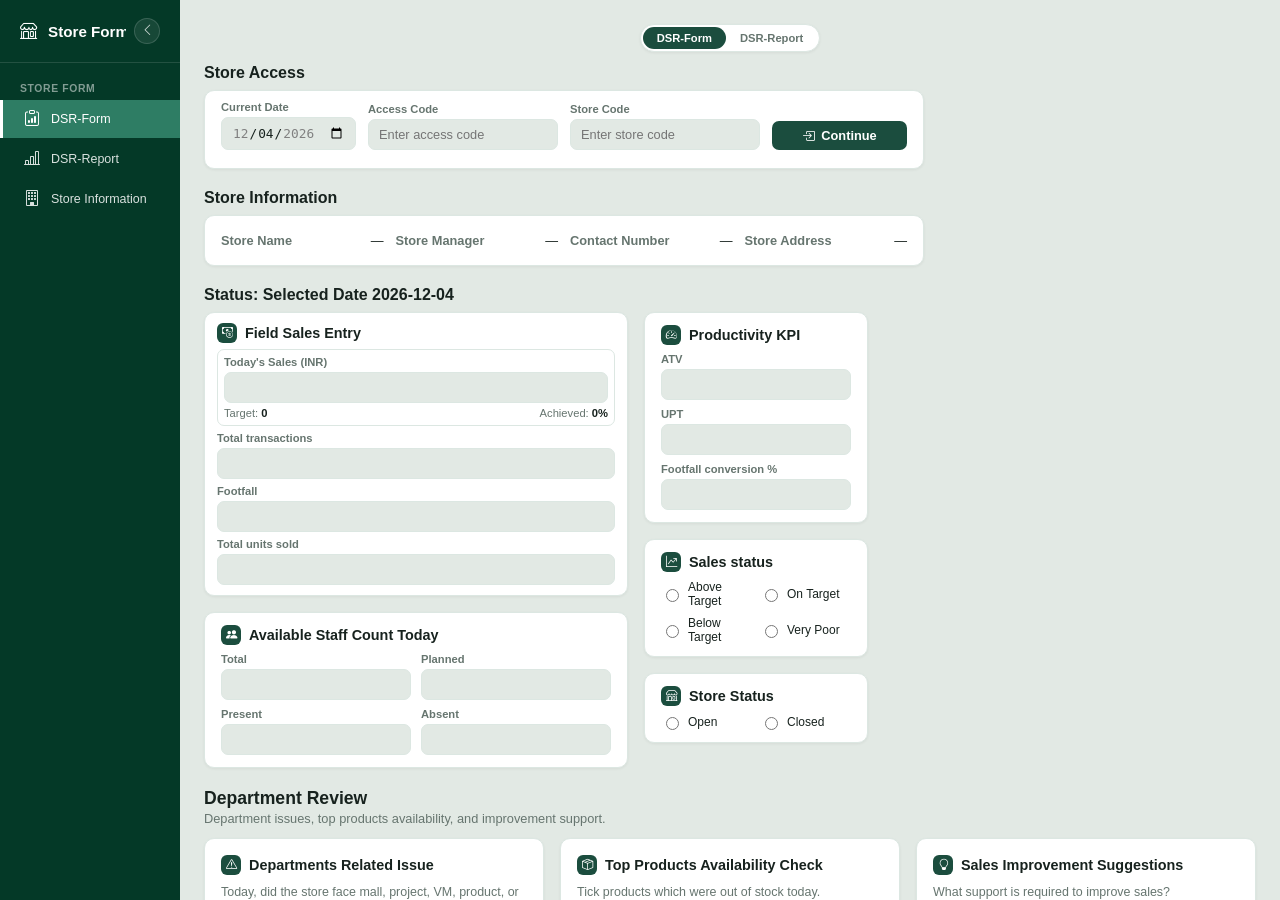
<file: index.html>
<!doctype html>
<html lang="en">
  <head>
    <meta charset="UTF-8">
    <meta name="viewport" content="width=device-width, initial-scale=1.0">
    <title>Store Form</title>
    <link rel="stylesheet" href="https://cdn.jsdelivr.net/npm/bootstrap-icons@1.11.3/font/bootstrap-icons.css">
    <link rel="stylesheet" href="styles.css">
  </head>
  <body>
    <div class="app-shell">
      <div class="sidebar-backdrop" id="sidebarBackdrop"></div>

      <aside class="app-sidebar" id="appSidebar">
        <div class="sidebar-brand">
          <span class="sidebar-brand-mark">
            <i class="bi bi-shop"></i>
            <span class="sidebar-brand-text">Store Form</span>
          </span>
          <button type="button" class="sidebar-collapse-btn" id="sidebarCollapseToggle" aria-label="Collapse sidebar" title="Collapse sidebar">
            <i class="bi bi-chevron-left"></i>
          </button>
        </div>

        <nav class="sidebar-nav">
          <p class="sidebar-section-title">Store Form</p>
          <a href="#" class="nav-link active" data-page="dsr-form">
            <i class="bi bi-clipboard-data"></i>
            <span class="nav-link-text">DSR-Form</span>
          </a>
          <a href="#" class="nav-link" data-page="dsr-report">
            <i class="bi bi-bar-chart-line"></i>
            <span class="nav-link-text">DSR-Report</span>
          </a>
          <a href="#" class="nav-link" data-page="store-information">
            <i class="bi bi-building"></i>
            <span class="nav-link-text">Store Information</span>
          </a>
        </nav>
      </aside>

      <div class="main-area">
        <button type="button" class="sidebar-toggle-btn" id="sidebarToggle" aria-label="Toggle menu">
          <i class="bi bi-list"></i>
        </button>

        <main class="app-main">
          <div class="view-toggle">
            <button type="button" class="view-toggle-option active" data-page="dsr-form">DSR-Form</button>
            <button type="button" class="view-toggle-option" data-page="dsr-report">DSR-Report</button>
          </div>

          <section id="dsr-form" class="page active">
            <div class="placeholder-page">
              <div class="placeholder-page-header">
                <h2 class="placeholder-page-title">Store Access</h2>
              </div>
              <form class="form-card" id="storeAccessForm">
                <div class="form-group">
                  <label for="currentDate">Current Date</label>
                  <input type="date" id="currentDate" name="currentDate" class="form-input">
                </div>
                <div class="form-group">
                  <label for="accessCode">Access Code</label>
                  <input type="text" id="accessCode" name="accessCode" class="form-input" placeholder="Enter access code" autocomplete="off" required>
                </div>
                <div class="form-group">
                  <label for="storeCode">Store Code</label>
                  <input type="text" id="storeCode" name="storeCode" class="form-input" placeholder="Enter store code" autocomplete="off" required>
                </div>
                <button type="submit" class="form-submit-btn">
                  <i class="bi bi-box-arrow-in-right"></i>
                  <span>Continue</span>
                </button>
                <p id="storeAccessMessage" class="form-message"></p>
              </form>
            </div>

            <div class="placeholder-page">
              <div class="placeholder-page-header">
                <h2 class="placeholder-page-title">Store Information</h2>
              </div>
              <div class="form-card" id="storeInformationForm">
                <div class="info-row">
                  <span class="info-key">Store Name</span>
                  <span class="info-value" id="storeName">—</span>
                </div>
                <div class="info-row">
                  <span class="info-key">Store Manager</span>
                  <span class="info-value" id="storeManager">—</span>
                </div>
                <div class="info-row">
                  <span class="info-key">Contact Number</span>
                  <span class="info-value" id="storeContact">—</span>
                </div>
                <div class="info-row">
                  <span class="info-key">Store Address</span>
                  <span class="info-value" id="storeAddress">—</span>
                </div>
              </div>
            </div>

            <div class="placeholder-page">
              <div class="placeholder-page-header">
                <h2 class="placeholder-page-title">Status: Selected Date <span id="statusSelectedDate">—</span></h2>
              </div>

              <div class="status-columns">
                <div class="status-card-left">
                  <div class="kpi-layout">
                    <div class="panel-column">
                      <article class="panel compact-card">
                        <h3><span class="icon small"><i class="bi bi-cash-coin"></i></span> Field Sales Entry</h3>
                        <label class="target-box">
                          Today's Sales (INR)
                          <input id="todaySales" name="todaySales" type="text" inputmode="decimal" autocomplete="off" required>
                          <span class="target-achieve-row">
                            <span>Target: <strong id="targetView">0</strong></span>
                            <span>Achieved: <strong id="achievementView">0%</strong></span>
                          </span>
                        </label>
                        <label>
                          Total transactions
                          <input id="totalTransactions" name="totalTransactions" type="number" min="0" step="1" required>
                        </label>
                        <label>
                          Footfall
                          <input id="footfall" name="footfall" type="number" min="0" step="1" required>
                        </label>
                        <label>
                          Total units sold
                          <input id="totalUnitsSold" name="totalUnitsSold" type="number" min="0" step="1" required>
                        </label>
                      </article>

                      <article class="panel compact compact-card">
                        <h3><span class="icon small"><i class="bi bi-people-fill"></i></span> Available Staff Count Today</h3>
                        <div class="field-grid">
                          <label>
                            Total
                            <input id="totalStaffCount" name="totalStaffCount" type="number" min="0" step="1">
                          </label>
                          <label>
                            Planned
                            <input id="plannedStaffCount" name="plannedStaffCount" type="number" min="0" step="1">
                          </label>
                          <label>
                            Present
                            <input id="presentStaffCount" name="presentStaffCount" type="number" min="0" step="1">
                          </label>
                          <label>
                            Absent
                            <input id="absentStaffCount" name="absentStaffCount" type="number" min="0" step="1">
                          </label>
                        </div>
                      </article>
                    </div>

                    <div class="panel-column">
                      <article class="panel compact">
                        <h3><span class="icon small"><i class="bi bi-speedometer2"></i></span> Productivity KPI</h3>
                        <label>
                          ATV
                          <input id="atv" type="text" readonly>
                        </label>
                        <label>
                          UPT
                          <input id="upt" type="text" readonly>
                        </label>
                        <label>
                          Footfall conversion %
                          <input id="footfallConversion" type="text" readonly>
                        </label>
                      </article>

                      <article class="panel compact">
                        <h3><span class="icon small"><i class="bi bi-graph-up-arrow"></i></span> Sales status</h3>
                        <div class="choice-grid" id="salesStatusGroup">
                          <label><input type="radio" name="salesStatus" value="Above Target" required> Above Target</label>
                          <label><input type="radio" name="salesStatus" value="On Target"> On Target</label>
                          <label><input type="radio" name="salesStatus" value="Below Target"> Below Target</label>
                          <label><input type="radio" name="salesStatus" value="Very Poor"> Very Poor</label>
                        </div>
                      </article>

                      <article class="panel compact">
                        <h3><span class="icon small"><i class="bi bi-shop"></i></span> Store Status</h3>
                        <div class="choice-grid" id="storeStatusGroup">
                          <label><input type="radio" name="storeStatus" value="Open" required> Open</label>
                          <label><input type="radio" name="storeStatus" value="Closed"> Closed</label>
                        </div>
                        <label id="storeClosedReasonField" class="hidden">
                          Reason for closure
                          <textarea id="storeClosedReason" name="storeClosedReason" rows="2" placeholder="Why was the store closed today?"></textarea>
                        </label>
                        <div class="panel-action-row hidden" id="storeStatusActionRow">
                          <button type="button" class="form-submit-btn panel-save-btn" id="storeStatusSaveBtn">
                            <i class="bi bi-check2-circle"></i>
                            <span>Save</span>
                          </button>
                        </div>
                      </article>
                    </div>
                  </div>
                </div>

                <div class="status-card-right hidden" id="statusCardRight">
                  <div class="right-card-columns">
                    <div class="panel-column">
                      <article class="panel compact hidden" id="reasonsIncreaseCard">
                        <h3><span class="icon small"><i class="bi bi-graph-up-arrow"></i></span> Reasons for Increase</h3>
                        <div class="check-list" data-list="reasonsForIncrease">
                          <label><input type="checkbox" name="reasonsForIncrease" value="High Footfall"> High Footfall</label>
                          <label><input type="checkbox" name="reasonsForIncrease" value="Festival Season"> Festival Season</label>
                          <label><input type="checkbox" name="reasonsForIncrease" value="Good Offers"> Good Offers</label>
                          <label><input type="checkbox" name="reasonsForIncrease" value="Repeat Customers"> Repeat Customers</label>
                          <label><input type="checkbox" name="reasonsForIncrease" value="New Product Launch"> New Product Launch</label>
                          <label><input type="checkbox" name="reasonsForIncrease" value="Strong Staff Performance"> Strong Staff Performance</label>
                          <label><input type="checkbox" name="reasonsForIncrease" value="Social Media Campaign"> Social Media Campaign</label>
                          <label><input type="checkbox" name="reasonsForIncrease" value="Mall Event"> Mall Event</label>
                          <label><input type="checkbox" name="reasonsForIncrease" value="Good Inventory"> Good Inventory</label>
                          <label><input type="checkbox" name="reasonsForIncrease" value="Better Visual Merchandising"> Better Visual Merchandising</label>
                          <label><input type="checkbox" name="reasonsForIncrease" value="Other"> Other</label>
                        </div>
                      </article>

                      <article class="panel compact hidden" id="reasonsDecreaseCard">
                        <h3><span class="icon small"><i class="bi bi-graph-down-arrow"></i></span> Reasons for Decrease</h3>
                        <div class="check-list" data-list="reasonsForDecrease">
                          <label><input type="checkbox" name="reasonsForDecrease" value="Low Walk-ins"> Low Walk-ins</label>
                          <label><input type="checkbox" name="reasonsForDecrease" value="OOS of Fast Moving Products"> OOS of Fast Moving Products</label>
                          <label><input type="checkbox" name="reasonsForDecrease" value="Insufficient Staff"> Insufficient Staff</label>
                          <label><input type="checkbox" name="reasonsForDecrease" value="Mall Low Footfall"> Mall Low Footfall</label>
                          <label><input type="checkbox" name="reasonsForDecrease" value="Competitor Offers"> Competitor Offers</label>
                          <label><input type="checkbox" name="reasonsForDecrease" value="High Discount Expectation"> High Discount Expectation</label>
                          <label><input type="checkbox" name="reasonsForDecrease" value="Product Pricing Concern"> Product Pricing Concern</label>
                          <label><input type="checkbox" name="reasonsForDecrease" value="Tester Not Available"> Tester Not Available</label>
                          <label><input type="checkbox" name="reasonsForDecrease" value="VM Display Weak"> VM Display Weak</label>
                          <label><input type="checkbox" name="reasonsForDecrease" value="AC / Environment Issue"> AC / Environment Issue</label>
                          <label><input type="checkbox" name="reasonsForDecrease" value="Customer Budget Concern"> Customer Budget Concern</label>
                          <label><input type="checkbox" name="reasonsForDecrease" value="Poor Conversion"> Poor Conversion</label>
                          <label><input type="checkbox" name="reasonsForDecrease" value="Product Not Available in Required Variant"> Product Not Available in Required Variant</label>
                          <label><input type="checkbox" name="reasonsForDecrease" value="Billing Delay"> Billing Delay</label>
                          <label><input type="checkbox" name="reasonsForDecrease" value="Internet / POS Issue"> Internet / POS Issue</label>
                          <label><input type="checkbox" name="reasonsForDecrease" value="Other"> Other</label>
                        </div>
                      </article>
                    </div>

                    <div class="panel-column">
                      <article class="panel compact">
                        <h3><span class="icon small"><i class="bi bi-clipboard-check"></i></span> Action Taken by Store Team</h3>
                        <div class="check-list" data-list="actionTakenByStoreTeam">
                          <label><input type="checkbox" name="actionTakenByStoreTeam" value="Customer Calling Done"> Customer Calling Done</label>
                          <label><input type="checkbox" name="actionTakenByStoreTeam" value="WhatsApp Outreach Done"> WhatsApp Outreach Done</label>
                          <label><input type="checkbox" name="actionTakenByStoreTeam" value="Clienteling Done"> Clienteling Done</label>
                          <label><input type="checkbox" name="actionTakenByStoreTeam" value="Sampling Activity Done"> Sampling Activity Done</label>
                          <label><input type="checkbox" name="actionTakenByStoreTeam" value="Cross Selling Focused"> Cross Selling Focused</label>
                          <label><input type="checkbox" name="actionTakenByStoreTeam" value="Add-on Selling Focused"> Add-on Selling Focused</label>
                          <label><input type="checkbox" name="actionTakenByStoreTeam" value="Local Marketing Done"> Local Marketing Done</label>
                          <label><input type="checkbox" name="actionTakenByStoreTeam" value="Repeat Customers Contacted"> Repeat Customers Contacted</label>
                          <label><input type="checkbox" name="actionTakenByStoreTeam" value="Team Briefing Conducted"> Team Briefing Conducted</label>
                          <label><input type="checkbox" name="actionTakenByStoreTeam" value="Escalation Shared to Concern Team"> Escalation Shared to Concern Team</label>
                          <label><input type="checkbox" name="actionTakenByStoreTeam" value="Other"> Other</label>
                        </div>
                      </article>
                    </div>
                  </div>
                </div>
              </div>
            </div>

            <section class="section">
              <div class="section-title">
                <div>
                  <h2>Department Review</h2>
                  <p>Department issues, top products availability, and improvement support.</p>
                </div>
              </div>

              <div class="department-layout">
                <article class="panel">
                  <h3><span class="icon small"><i class="bi bi-exclamation-triangle"></i></span> Departments Related Issue</h3>
                  <p>Today, did the store face mall, project, VM, product, or merchandise issues?</p>
                  <div class="accordion" id="departmentAccordion"></div>
                </article>

                <article class="panel">
                  <h3><span class="icon small"><i class="bi bi-box-seam"></i></span> Top Products Availability Check</h3>
                  <p>Tick products which were out of stock today.</p>
                  <div class="check-list product-list" data-list="outOfStockProducts">
                    <label><input type="checkbox" name="outOfStockProducts" value="Product 01"> Product 01</label>
                    <label><input type="checkbox" name="outOfStockProducts" value="Product 02"> Product 02</label>
                    <label><input type="checkbox" name="outOfStockProducts" value="Product 03"> Product 03</label>
                    <label><input type="checkbox" name="outOfStockProducts" value="Product 04"> Product 04</label>
                    <label><input type="checkbox" name="outOfStockProducts" value="Product 05"> Product 05</label>
                    <label><input type="checkbox" name="outOfStockProducts" value="Product 06"> Product 06</label>
                    <label><input type="checkbox" name="outOfStockProducts" value="Product 07"> Product 07</label>
                    <label><input type="checkbox" name="outOfStockProducts" value="Product 08"> Product 08</label>
                    <label><input type="checkbox" name="outOfStockProducts" value="Product 09"> Product 09</label>
                    <label><input type="checkbox" name="outOfStockProducts" value="Product 10"> Product 10</label>
                    <label><input type="checkbox" name="outOfStockProducts" value="Product 11"> Product 11</label>
                    <label><input type="checkbox" name="outOfStockProducts" value="Product 12"> Product 12</label>
                    <label><input type="checkbox" name="outOfStockProducts" value="Product 13"> Product 13</label>
                    <label><input type="checkbox" name="outOfStockProducts" value="Product 14"> Product 14</label>
                    <label><input type="checkbox" name="outOfStockProducts" value="Product 15"> Product 15</label>
                    <label><input type="checkbox" name="outOfStockProducts" value="Product 16"> Product 16</label>
                    <label><input type="checkbox" name="outOfStockProducts" value="Product 17"> Product 17</label>
                    <label><input type="checkbox" name="outOfStockProducts" value="Product 18"> Product 18</label>
                    <label><input type="checkbox" name="outOfStockProducts" value="Product 19"> Product 19</label>
                    <label><input type="checkbox" name="outOfStockProducts" value="Product 20"> Product 20</label>
                  </div>
                </article>

                <article class="panel">
                  <h3><span class="icon small"><i class="bi bi-lightbulb"></i></span> Sales Improvement Suggestions</h3>
                  <p>What support is required to improve sales?</p>
                  <div class="check-list limited-list" data-list="salesImprovementSuggestions">
                    <label><input type="checkbox" name="salesImprovementSuggestions" value="More Offers Required"> More Offers Required</label>
                    <label><input type="checkbox" name="salesImprovementSuggestions" value="Additional Staff Required"> Additional Staff Required</label>
                    <label><input type="checkbox" name="salesImprovementSuggestions" value="Better Product Availability"> Better Product Availability</label>
                    <label><input type="checkbox" name="salesImprovementSuggestions" value="Better VM Support"> Better VM Support</label>
                    <label><input type="checkbox" name="salesImprovementSuggestions" value="Mall Marketing Support"> Mall Marketing Support</label>
                    <label><input type="checkbox" name="salesImprovementSuggestions" value="Local Activity Required"> Local Activity Required</label>
                    <label><input type="checkbox" name="salesImprovementSuggestions" value="Influencer Activity Required"> Influencer Activity Required</label>
                    <label><input type="checkbox" name="salesImprovementSuggestions" value="Product Training Required"> Product Training Required</label>
                    <label><input type="checkbox" name="salesImprovementSuggestions" value="Tester Support Required"> Tester Support Required</label>
                    <label><input type="checkbox" name="salesImprovementSuggestions" value="Faster Replenishment Required"> Faster Replenishment Required</label>
                    <label><input type="checkbox" name="salesImprovementSuggestions" value="Better Customer Engagement Activity"> Better Customer Engagement Activity</label>
                    <label><input type="checkbox" name="salesImprovementSuggestions" value="Other"> Other</label>
                  </div>
                </article>
              </div>
            </section>

            <section class="section">
              <div class="section-title">
                <div>
                  <h2>Remark</h2>
                  <p>Any additional notes or comments for today.</p>
                </div>
              </div>

              <article class="panel">
                <label>
                  <textarea id="remark" name="remark" rows="4" placeholder="Enter any additional remarks..."></textarea>
                </label>
                <p class="field-hint" id="remarkWordCount">0 / 50 words</p>
              </article>
            </section>

            <div class="dsr-submit-row">
              <button type="button" class="form-submit-btn" id="dsrSubmitBtn">
                <i class="bi bi-check2-circle"></i>
                <span>Submit DSR</span>
              </button>
              <p id="dsrSubmitMessage" class="form-message"></p>
            </div>
          </section>

          <section id="dsr-report" class="page">
            <div class="placeholder-page">
              <div class="placeholder-page-header">
                <span class="placeholder-page-icon"><i class="bi bi-bar-chart-line"></i></span>
                <h2 class="placeholder-page-title">DSR-Report</h2>
              </div>
              <div class="placeholder-page-card">
                <i class="bi bi-hourglass-split"></i>
                <p class="placeholder-page-card-title">Nothing here yet</p>
                <p class="placeholder-page-card-text">The DSR-Report content will be added soon.</p>
              </div>
            </div>
          </section>

          <section id="store-information" class="page">
            <div class="placeholder-page">
              <div class="placeholder-page-header">
                <span class="placeholder-page-icon"><i class="bi bi-building"></i></span>
                <h2 class="placeholder-page-title">Store Information</h2>
              </div>
              <div class="placeholder-page-card">
                <i class="bi bi-hourglass-split"></i>
                <p class="placeholder-page-card-title">Nothing here yet</p>
                <p class="placeholder-page-card-text">The Store Information content will be added soon.</p>
              </div>
            </div>
          </section>
        </main>
      </div>
    </div>
    <script src="app.js"></script>
  </body>
</html>
</file>
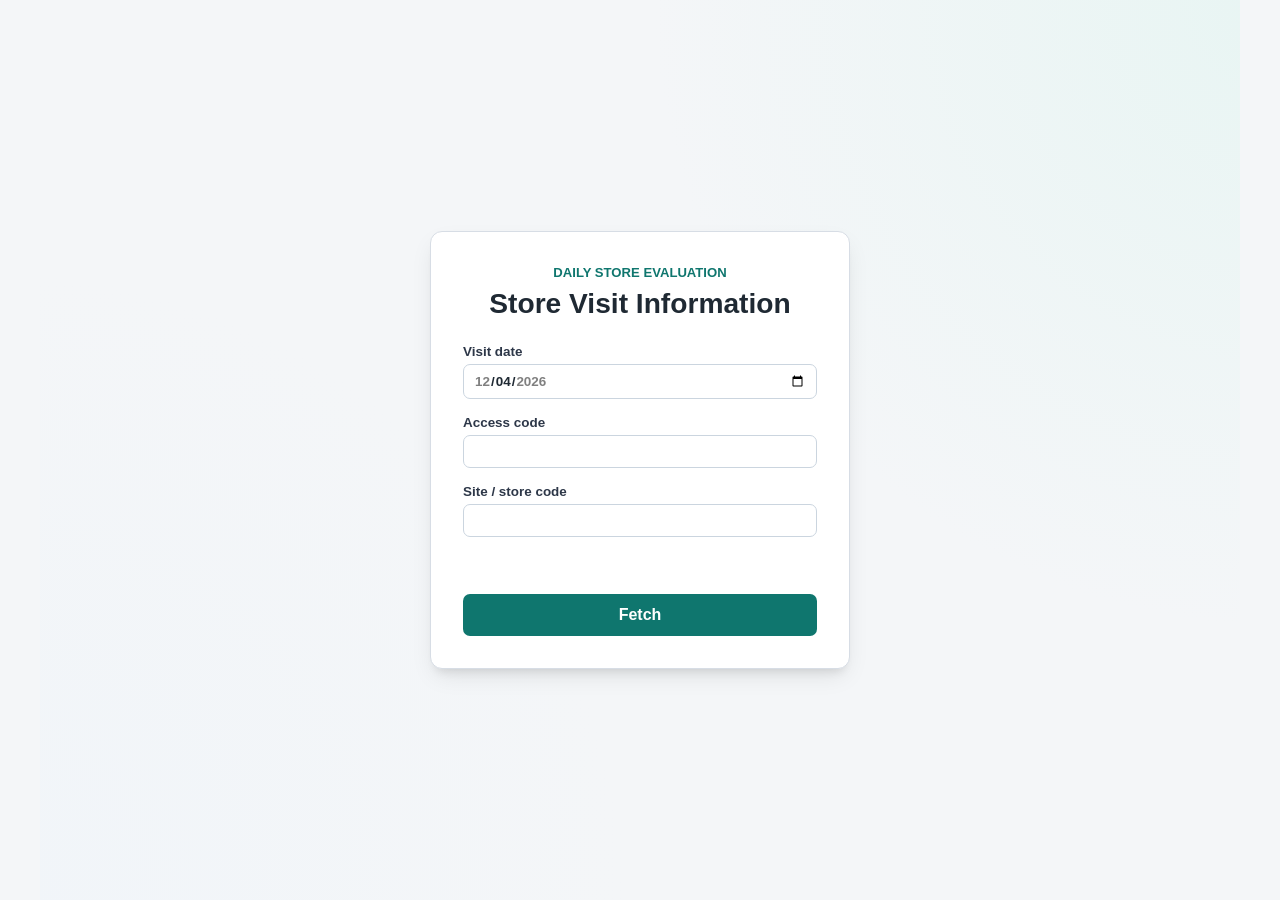
<file: Form01/src/main/resources/static/index.html>
<!doctype html>
<html lang="en">
  <head>
    <meta charset="UTF-8">
    <meta name="viewport" content="width=device-width, initial-scale=1.0">
    <title>Store Visit Information</title>
    <link rel="stylesheet" href="styles.css">
  </head>
  <body>
    <main id="appShell" class="app-shell login-page">
      <div id="step1" class="login-container">
        <header class="login-header">
          <p class="eyebrow">Daily store evaluation</p>
          <h1>Store Visit Information</h1>
        </header>
        <section class="section-transparent">
          <div class="store-grid-login">
            <label>
              Visit date
              <input id="visitDate" name="visitDate" type="date" required>
            </label>
            <label>
              Access code
              <input id="accessCode" name="accessCode" type="password" required autocomplete="off">
            </label>
            <label>
              Site / store code
              <input id="site" name="site" type="text" required>
            </label>
            <div id="fetchMessage" class="status-message" style="margin-top: 8px;"></div>
            <button class="primary-button wide" id="fetchStore" type="button">Fetch</button>
          </div>
        </section>
      </div>

      <div id="step2" class="fade-in" style="display: none;">
        <header class="page-header">
          <div>
            <p class="eyebrow">Store Visit Report</p>
            <h1 id="displayStoreName">Store Name</h1>
          </div>
          <div class="status-pill allowed">Access granted</div>
        </header>

        <form id="visitForm" class="form-stack">
          <input type="hidden" id="visitDay" name="visitDay">
          <section class="section">
            <div class="section-title">
              <span class="icon">i</span>
              <div>
                <h2>Store Information</h2>
              </div>
            </div>
            <div class="store-grid">
              <label class="wide">
                Store name
                <input id="storeName" name="storeName" type="text" readonly>
              </label>
              <label>
                City
                <input id="city" type="text" readonly>
              </label>
              <label>
                State
                <input id="state" type="text" readonly>
              </label>
            </div>
          </section>

          <section class="section">
            <div class="section-title">
              <span class="icon">k</span>
              <div>
                <h2>Performance KPI Framework</h2>
                <p>Sales, productivity, staff availability, and root-cause capture.</p>
              </div>
            </div>

            <div class="kpi-layout">
              <article class="panel">
                <h3><span class="icon small">f</span> Field Sales Entry</h3>
                <label class="target-box">
                  Today's Sales (INR)
                  <input id="todaySales" name="todaySales" type="number" min="0" step="0.01" required>
                  <span>Today target: <strong id="targetView">0</strong></span>
                  <span>Achievement: <strong id="achievementView">0%</strong></span>
                </label>
                <label>
                  Total transactions
                  <input id="totalTransactions" name="totalTransactions" type="number" min="0" step="1" required>
                </label>
                <label>
                  Footfall
                  <input id="footfall" name="footfall" type="number" min="0" step="1" required>
                </label>
                <label>
                  Footfall conversion %
                  <input id="footfallConversion" type="text" readonly>
                </label>
                <label>
                  Total units sold
                  <input id="totalUnitsSold" name="totalUnitsSold" type="number" min="0" step="1" required>
                </label>
              </article>

              <div class="panel-column">
                <article class="panel compact">
                  <h3><span class="icon small">p</span> Productivity KPI</h3>
                  <label>
                    ATV
                    <input id="atv" type="text" readonly>
                  </label>
                  <label>
                    UPT
                    <input id="upt" type="text" readonly>
                  </label>
                </article>

                <article class="panel compact">
                  <h3><span class="icon small">s</span> Sales status</h3>
                  <p>Today sales behaviour.</p>
                  <div class="choice-grid" id="salesStatusGroup">
                    <label><input type="radio" name="salesStatus" value="Above Target" required> Above Target</label>
                    <label><input type="radio" name="salesStatus" value="On Target"> On Target</label>
                    <label><input type="radio" name="salesStatus" value="Below Target"> Below Target</label>
                    <label><input type="radio" name="salesStatus" value="Very Poor"> Very Poor</label>
                  </div>
                </article>

                <article class="panel compact">
                  <h3><span class="icon small">a</span> Available Staff Count Today</h3>
                  <label>
                    Planned
                    <input id="plannedStaffCount" name="plannedStaffCount" type="number" min="0" step="1">
                  </label>
                  <label>
                    Actual present
                    <input id="actualPresentStaffCount" name="actualPresentStaffCount" type="number" min="0" step="1">
                  </label>
                </article>
              </div>

              <article class="panel root-panel" id="rootCausePanel" hidden>
                <h3><span class="icon small">r</span> Root Cause</h3>
                <p>Select multiple reasons from each category to support root cause analysis.</p>
                <div class="root-cause-grid">
                  <div id="decreaseRoot" class="check-section">
                    <h4>Root Cause (For Decrease Sales)</h4>
                    <div class="check-list" data-list="reasonsForDecrease"></div>
                  </div>
                  <div id="increaseRoot" class="check-section">
                    <h4>Root Cause (For Increase Sales)</h4>
                    <div class="check-list" data-list="reasonsForIncrease"></div>
                  </div>
                  <div class="check-section">
                    <h4>Action Taken by Store Team</h4>
                    <div class="check-list" data-list="actionTakenByStoreTeam"></div>
                  </div>
                </div>
              </article>
            </div>
          </section>

          <section class="section">
            <div class="section-title">
              <span class="icon">d</span>
              <div>
                <h2>Department Review</h2>
                <p>Department issues, top products availability, and improvement support.</p>
              </div>
            </div>

            <div class="department-layout">
              <article class="panel">
                <h3><span class="icon small">m</span> Departments Related Issue</h3>
                <p>Today, did the store face mall, project, VM, product, or merchandise issues?</p>
                <div class="accordion" id="departmentAccordion"></div>
              </article>

              <article class="panel">
                <h3><span class="icon small">t</span> Top Products Availability Check</h3>
                <p>Tick products which were out of stock today.</p>
                <div class="check-list product-list" data-list="outOfStockProducts"></div>
              </article>

              <article class="panel">
                <h3><span class="icon small">g</span> Sales Improvement Suggestions</h3>
                <p>What support is required to improve sales?</p>
                <div class="check-list limited-list" data-list="salesImprovementSuggestions"></div>
              </article>
            </div>
          </section>

          <section class="section">
            <div class="section-title">
              <span class="icon">n</span>
              <div>
                <h2>Executive Remarks & Action Notes</h2>
              </div>
            </div>
            <textarea id="remarks" name="remarks" rows="3" placeholder="Enter short specific field notes or operational adjustments observations here..."></textarea>
            <div class="form-actions">
              <div class="submit-wrapper">
                <button class="primary-button" id="submitBtn" type="submit">Submit</button>
                <div id="submitSpinner" class="submit-spinner" style="display: none;"></div>
              </div>
              <p id="formMessage" role="status"></p>
            </div>
          </section>
        </form>
      </div>
    </main>
    <script src="app.js"></script>
  </body>
</html>
</file>
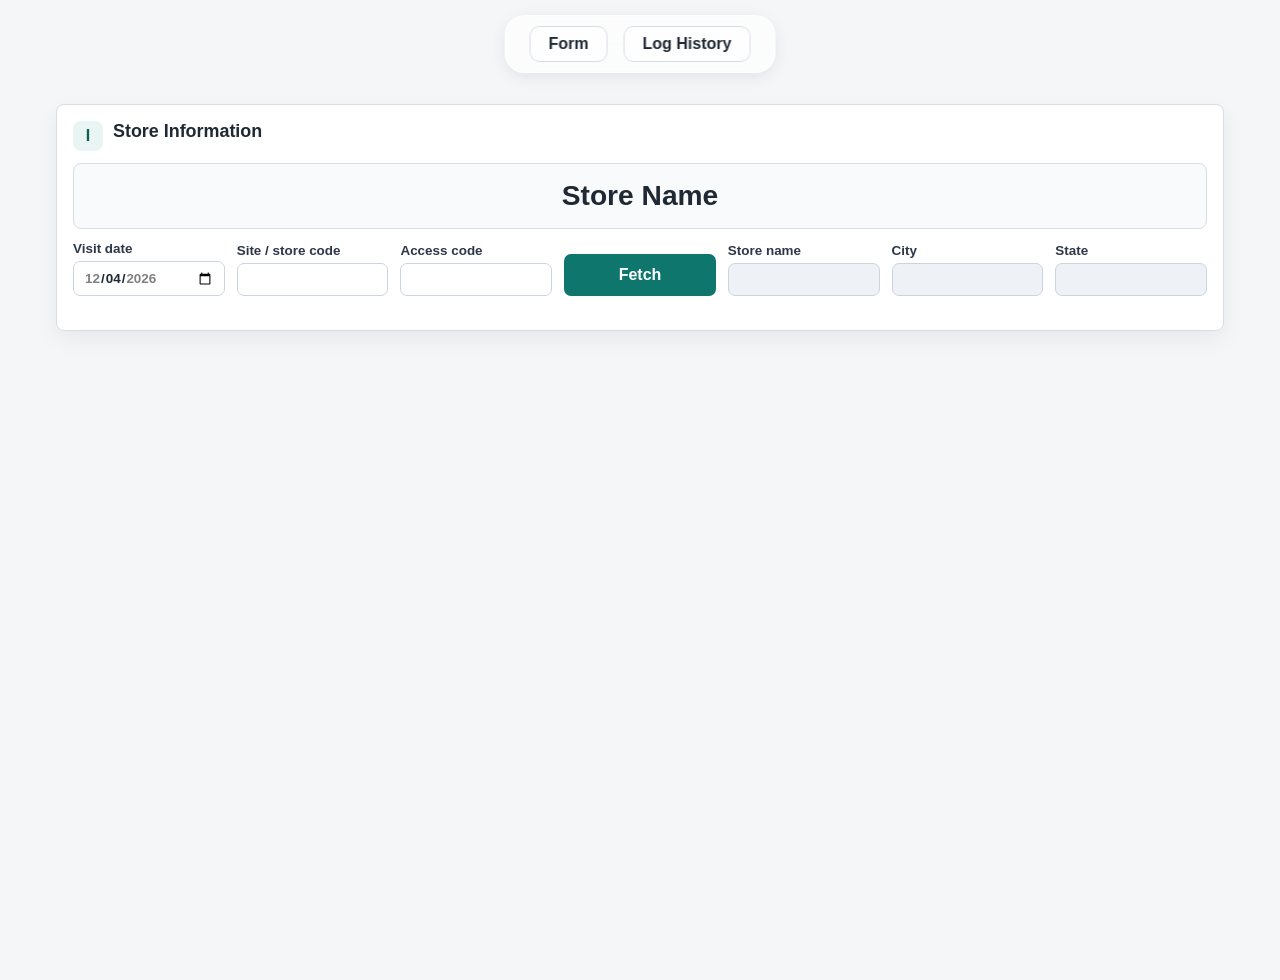
<file: Form_03/src/main/resources/static/index.html>
<!doctype html>
<html lang="en">
  <head>
    <meta charset="UTF-8">
    <meta name="viewport" content="width=device-width, initial-scale=1.0">
    <title>Store Visit Information</title>
    <link rel="stylesheet" href="styles.css">
    <link rel="icon" href="data:,">
  </head>
  <body>
    <nav class="navbar">
      <button id="navFormBtn" class="nav-button">Form</button>
      <button id="navHistoryBtn" class="nav-button">Log History</button>
    </nav>
    <main id="appShell" class="app-shell">

      <div id="formSection" class="fade-in">




        <form id="visitForm" class="form-stack">
          <input type="hidden" id="visitDay" name="visitDay">
          <section class="section">
            <div class="section-title">
              <span class="icon">i</span>
              <div>
                <h2>Store Information</h2>
              </div>
            </div>

            <!-- Row 2: Dynamic Banner -->
            <div id="storeBanner" class="dynamic-banner">
              <h1 id="displayStoreName">Store Name</h1>
            </div>












            <!-- Row 3: Data & Actions Form -->
            <div class="data-actions-form">
              <label> Visit date
                <input id="visitDate" name="visitDate" type="date" required>
              </label>
              <label>
                Site / store code
                <input id="site" name="site" type="text" required>
              </label>
              <label>
                Access code
                <input id="accessCode" name="accessCode" type="password" required autocomplete="off">
              </label>
              <button class="primary-button" id="fetchStore" type="button">Fetch</button>
              <label> Store name
                <input id="storeName" name="storeName" type="text" readonly>
              </label>
              <label> City
                <input id="city" type="text" readonly>
              </label>
              <label> State
                <input id="state" type="text" readonly>
              </label>
            </div>
            <div id="fetchMessage" class="status-message"></div>
          </section>

          <div id="protectedSections" hidden>
          <section class="section">
            <div class="section-title">
              <span class="icon">k</span>
              <div>
                <h2>Performance KPI Framework</h2>
                <p>Sales, productivity, staff availability, and root-cause capture.</p>
              </div>
            </div>

            <div class="kpi-layout">
              <article class="panel">
                <h3><span class="icon small">f</span> Field Sales Entry</h3>
                <label class="target-box">
                  Today's Sales (INR)
                  <input id="todaySales" name="todaySales" type="number" min="0" step="0.01" required>
                  <span>Today target: <strong id="targetView">0</strong></span>
                  <span>Achievement: <strong id="achievementView">0%</strong></span>
                </label>
                <label>
                  Total transactions
                  <input id="totalTransactions" name="totalTransactions" type="number" min="0" step="1" required>
                </label>
                <label>
                  Footfall
                  <input id="footfall" name="footfall" type="number" min="0" step="1" required>
                </label>
                <label>
                  Footfall conversion %
                  <input id="footfallConversion" type="text" readonly>
                </label>
                <label>
                  Total units sold
                  <input id="totalUnitsSold" name="totalUnitsSold" type="number" min="0" step="1" required>
                </label>
              </article>

              <div class="panel-column">
                <article class="panel compact">
                  <h3><span class="icon small">p</span> Productivity KPI</h3>
                  <label>
                    ATV
                    <input id="atv" type="text" readonly>
                  </label>
                  <label>
                    UPT
                    <input id="upt" type="text" readonly>
                  </label>
                </article>

                <article class="panel compact">
                  <h3><span class="icon small">s</span> Sales status</h3>
                  <p>Today sales behaviour.</p>
                  <div class="choice-grid" id="salesStatusGroup">
                    <label><input type="radio" name="salesStatus" value="Above Target" required> Excellent</label>
                    <label><input type="radio" name="salesStatus" value="On Target"> Good</label>
                    <label><input type="radio" name="salesStatus" value="Below Target"> Average</label>
                    <label><input type="radio" name="salesStatus" value="Very Poor"> Weak</label>
                  </div>
                </article>

                <article class="panel compact">
                  <h3><span class="icon small">a</span> Available Staff Count Today</h3>
                  <label>
                    Planned
                    <input id="plannedStaffCount" name="plannedStaffCount" type="number" min="0" step="1">
                  </label>
                  <label>
                    Actual present
                    <input id="actualPresentStaffCount" name="actualPresentStaffCount" type="number" min="0" step="1">
                  </label>
                </article>
              </div>

              <article class="panel root-panel" id="rootCausePanel" hidden>
                <h3><span class="icon small">r</span> Root Cause</h3>
                <p>Select multiple reasons from each category to support root cause analysis.</p>
                <div class="root-cause-grid">
                  <div id="decreaseRoot" class="check-section">
                    <h4>Root Cause (For Decrease Sales)</h4>
                    <div class="check-list" data-list="reasonsForDecrease"></div>
                  </div>
                  <div id="increaseRoot" class="check-section">
                    <h4>Root Cause (For Increase Sales)</h4>
                    <div class="check-list" data-list="reasonsForIncrease"></div>
                  </div>
                  <div class="check-section">
                    <h4>Action Taken by Store Team</h4>
                    <div class="check-list" data-list="actionTakenByStoreTeam"></div>
                  </div>
                </div>
              </article>
            </div>
          </section>

          <section class="section">
            <div class="section-title">
              <span class="icon">d</span>
              <div>
                <h2>Department Review</h2>
                <p>Department issues, top products availability, and improvement support.</p>
              </div>
            </div>

            <div class="department-layout">
              <article class="panel">
                <h3><span class="icon small">m</span> Departments Related Issue</h3>
                <p>Today, did the store face mall, project, VM, product, or merchandise issues?</p>
                <div class="accordion" id="departmentAccordion"></div>
              </article>

              <article class="panel">
                <h3><span class="icon small">t</span> Top Products Availability Check</h3>
                <p>Tick products which were out of stock today.</p>
                <div class="check-list product-list" data-list="outOfStockProducts"></div>
              </article>

              <article class="panel">
                <h3><span class="icon small">g</span> Sales Improvement Suggestions</h3>
                <p>What support is required to improve sales?</p>
                <div class="check-list limited-list" data-list="salesImprovementSuggestions"></div>
              </article>
            </div>
          </section>

          <section class="section">
            <div class="section-title">
              <span class="icon">n</span>
              <div>
                <h2>Remarks</h2>
              </div>
            </div>
            <textarea id="remarks" name="remarks" rows="3" placeholder="Enter short specific field notes or operational adjustments observations here..."></textarea>
            <div class="form-actions">
              <div class="submit-wrapper">
                <button class="primary-button" id="submitBtn" type="submit">Submit</button>
                <div id="submitSpinner" class="submit-spinner" style="display: none;"></div>
              </div>
              <p id="formMessage" role="status"></p>
            </div>
          </section>
          </div>
        </form>
      </div>

      <div id="successModal" class="modal" style="display: none;">
        <div class="modal-content">
          <p>Data saved successfully</p>
          <button id="modalOkBtn" class="primary-button">OK</button>
        </div>
      </div>

      <div id="historySection" class="fade-in" hidden>
        <section class="section">
          <h2>Log History</h2>
          <p>History data will be displayed here.</p>
        </section>
      </div>
    </main>
    <script src="app.js"></script>
  </body>
</html>
</file>
<file: styles.css>
.hidden {
  display: none !important;
}

input[type="number"] {
  -moz-appearance: textfield;
}

input[type="number"]::-webkit-inner-spin-button,
input[type="number"]::-webkit-outer-spin-button {
  -webkit-appearance: none;
  margin: 0;
}

:root {
  --sidebar-width: 180px;
  --header-height: 60px;

  --color-sidebar-bg: #043927;
  --color-sidebar-hover: #246b57;
  --color-sidebar-active: #2e7d64;

  --color-header-bg: #ffffff;

  --color-background: #e2e9e4;
  --color-card-bg: #ffffff;

  --color-primary: #1b4d3e;
  --color-primary-hover: #153c31;

  --color-text-primary: #17221e;
  --color-text-secondary: #66756f;

  --color-border: #dce7e2;

  --shadow-card: 0 1px 3px rgba(0, 0, 0, 0.06);
}

@media (prefers-color-scheme: dark) {
  :root {
    --color-sidebar-bg: #0a2418;
    --color-sidebar-hover: #14382a;
    --color-sidebar-active: #1b4d3e;

    --color-header-bg: #16201c;

    --color-background: #101512;
    --color-card-bg: #182420;

    --color-primary: #278667;
    --color-primary-hover: #329c78;

    --color-text-primary: #c7d0cb;
    --color-text-secondary: #8a988f;

    --color-border: #2a3733;
  }
}

* {
  box-sizing: border-box;
}

html,
body {
  height: 100%;
  margin: 0;
}

body {
  font-family: -apple-system, BlinkMacSystemFont, "Segoe UI", Roboto, Helvetica, Arial, sans-serif;
  background: var(--color-background);
  color: var(--color-text-primary);
}

.app-shell {
  display: flex;
  height: 100vh;
}

/* Sidebar */

.app-sidebar {
  width: var(--sidebar-width);
  flex-shrink: 0;
  background: var(--color-sidebar-bg);
  color: rgba(255, 255, 255, 0.85);
  display: flex;
  flex-direction: column;
  overflow: hidden;
  transition: width 0.25s cubic-bezier(0.4, 0, 0.2, 1);
}

.sidebar-brand {
  display: flex;
  align-items: center;
  justify-content: space-between;
  gap: 8px;
  padding: 18px 20px;
  border-bottom: 1px solid rgba(255, 255, 255, 0.12);
}

.sidebar-brand-mark {
  display: flex;
  align-items: center;
  gap: 10px;
  min-width: 0;
  overflow: hidden;
  color: #fff;
  font-weight: 600;
  font-size: 0.95rem;
}

.sidebar-brand-mark i {
  font-size: 1.1rem;
  flex-shrink: 0;
}

.sidebar-collapse-btn {
  flex-shrink: 0;
  display: flex;
  align-items: center;
  justify-content: center;
  width: 26px;
  height: 26px;
  background: rgba(255, 255, 255, 0.08);
  border: 1px solid rgba(255, 255, 255, 0.15);
  color: rgba(255, 255, 255, 0.8);
  font-size: 0.8rem;
  line-height: 1;
  border-radius: 50%;
  cursor: pointer;
  transition: background-color 0.15s ease, color 0.15s ease, border-color 0.15s ease;
}

.sidebar-collapse-btn:hover {
  color: #fff;
  background: var(--color-sidebar-hover);
  border-color: var(--color-sidebar-hover);
}

.sidebar-brand-text,
.nav-link-text {
  display: inline-block;
  max-width: 160px;
  opacity: 1;
  overflow: hidden;
  white-space: nowrap;
  transition: max-width 0.2s ease, opacity 0.15s ease;
}

.sidebar-nav {
  display: flex;
  flex-direction: column;
  padding: 10px 0;
  gap: 2px;
}

.sidebar-section-title {
  margin: 0;
  padding: 10px 20px 4px;
  font-size: 0.65rem;
  font-weight: 600;
  letter-spacing: 0.06em;
  text-transform: uppercase;
  color: rgba(255, 255, 255, 0.5);
  max-height: 2rem;
  opacity: 1;
  overflow: hidden;
  white-space: nowrap;
  transition: max-height 0.2s ease, opacity 0.15s ease, padding 0.2s ease;
}

.nav-link {
  display: flex;
  align-items: center;
  gap: 10px;
  padding: 10px 20px;
  font-size: 0.78rem;
  color: rgba(255, 255, 255, 0.85);
  text-decoration: none;
  border-left: 3px solid transparent;
  transition: background-color 0.15s ease, color 0.15s ease;
}

.nav-link i {
  font-size: 1rem;
  width: 18px;
  text-align: center;
}

.nav-link:hover {
  background: var(--color-sidebar-hover);
  color: #fff;
}

.nav-link.active {
  background: var(--color-sidebar-active);
  color: #fff;
  font-weight: 500;
  border-left-color: #fff;
}

/* Collapsed sidebar */

.app-sidebar.collapsed {
  width: 68px;
}

.app-sidebar.collapsed .sidebar-brand {
  padding-left: 0;
  padding-right: 0;
  justify-content: center;
}

.app-sidebar.collapsed .sidebar-brand-text,
.app-sidebar.collapsed .nav-link-text {
  max-width: 0;
  opacity: 0;
}

.app-sidebar.collapsed .sidebar-section-title {
  max-height: 0;
  opacity: 0;
  padding-top: 0;
  padding-bottom: 0;
}

.app-sidebar.collapsed .nav-link {
  justify-content: center;
  padding-left: 0;
  padding-right: 0;
  border-left: none;
}

.app-sidebar.collapsed .nav-link i {
  width: auto;
}

.sidebar-backdrop {
  display: none;
  position: fixed;
  inset: 0;
  z-index: 1099;
  background: rgba(0, 0, 0, 0.35);
  opacity: 0;
  pointer-events: none;
  transition: opacity 0.2s ease;
}

.sidebar-backdrop.show {
  opacity: 1;
  pointer-events: auto;
}

/* Main area */

.main-area {
  flex: 1;
  min-width: 0;
  display: flex;
  flex-direction: column;
}

.sidebar-toggle-btn {
  display: none;
  position: fixed;
  top: 0.85rem;
  left: 0.85rem;
  z-index: 1101;
  width: 2.4rem;
  height: 2.4rem;
  align-items: center;
  justify-content: center;
  border: 1px solid var(--color-border);
  border-radius: 8px;
  background: var(--color-card-bg);
  color: var(--color-text-primary);
  font-size: 1.1rem;
  box-shadow: 0 2px 8px rgba(0, 0, 0, 0.15);
  cursor: pointer;
}

.app-main {
  flex: 1;
  overflow-y: auto;
  padding: 1.5rem;
  scrollbar-width: none;
}

.app-main::-webkit-scrollbar {
  display: none;
}

.page {
  display: none;
}

.page.active {
  display: flex;
  flex-direction: column;
  gap: 20px;
}

/* Placeholder page */

.placeholder-page {
  display: flex;
  flex-direction: column;
  gap: 4px;
}

.placeholder-page-header {
  display: flex;
  align-items: center;
  gap: 12px;
  margin-bottom: 8px;
}

.placeholder-page-icon {
  display: flex;
  align-items: center;
  justify-content: center;
  width: 44px;
  height: 44px;
  border-radius: 10px;
  background: var(--color-primary);
  color: #fff;
  font-size: 1.25rem;
}

.placeholder-page-title {
  margin: 0;
  font-size: 1.35rem;
  font-weight: 600;
  color: var(--color-text-primary);
}

.placeholder-page-card {
  display: flex;
  flex-direction: column;
  align-items: center;
  justify-content: center;
  gap: 10px;
  text-align: center;
  padding: 64px 24px;
  background: var(--color-card-bg);
  border: 1px solid var(--color-border);
  border-radius: 12px;
  box-shadow: var(--shadow-card);
}

.placeholder-page-card i {
  font-size: 2.5rem;
  color: var(--color-text-secondary);
}

.placeholder-page-card-title {
  margin: 0;
  font-size: 1.05rem;
  font-weight: 600;
  color: var(--color-text-primary);
}

.placeholder-page-card-text {
  margin: 0;
  max-width: 420px;
  font-size: 0.9rem;
  color: var(--color-text-secondary);
}

/* Store Access section */

#dsr-form .placeholder-page-header {
  gap: 8px;
  margin-bottom: 4px;
}

#dsr-form .placeholder-page-icon {
  width: 30px;
  height: 30px;
  border-radius: 8px;
  font-size: 0.9rem;
}

#dsr-form .placeholder-page-title {
  font-size: 1rem;
}

/* Store Access form */

.form-card {
  display: grid;
  grid-template-columns: repeat(4, 1fr);
  align-items: end;
  gap: 8px 12px;
  max-width: 720px;
  padding: 10px 16px;
  background: var(--color-card-bg);
  border: 1px solid var(--color-border);
  border-radius: 10px;
  box-shadow: var(--shadow-card);
}

.form-group {
  display: flex;
  flex-direction: column;
  gap: 4px;
}

.form-group label {
  font-size: 0.7rem;
  font-weight: 600;
  color: var(--color-text-secondary);
}

.form-input {
  padding: 7px 10px;
  font-size: 0.8rem;
  color: var(--color-text-primary);
  background: var(--color-background);
  border: 1px solid var(--color-border);
  border-radius: 7px;
  outline: none;
  transition: border-color 0.15s ease;
}

.form-input:focus {
  border-color: var(--color-primary);
}

.form-input[readonly] {
  color: var(--color-text-secondary);
  cursor: default;
}

.info-row {
  display: flex;
  justify-content: space-between;
  gap: 12px;
  padding: 7px 0;
  font-size: 0.8rem;
}

.info-key {
  font-weight: 600;
  color: var(--color-text-secondary);
}

.info-value {
  color: var(--color-text-primary);
  text-align: right;
}

.form-submit-btn {
  display: flex;
  align-items: center;
  justify-content: center;
  gap: 6px;
  margin-top: 4px;
  padding: 7px 14px;
  font-size: 0.8rem;
  font-weight: 600;
  color: #fff;
  background: var(--color-primary);
  border: none;
  border-radius: 7px;
  cursor: pointer;
  transition: background-color 0.15s ease;
}

.form-submit-btn:hover {
  background: var(--color-primary-hover);
}

.form-message {
  grid-column: 1 / -1;
  margin: 0;
  font-size: 0.8rem;
  font-weight: 600;
  line-height: 1;
  min-height: 0;
}

.form-message-error {
  color: #c0392b;
}

.form-message-success {
  color: #1b7a4a;
}

/* View toggle pill */

.view-toggle {
  display: flex;
  width: fit-content;
  margin: 0 auto 12px;
  padding: 2px;
  background: var(--color-card-bg);
  border: 1px solid var(--color-border);
  border-radius: 999px;
  box-shadow: var(--shadow-card);
}

.view-toggle-option {
  display: inline-flex;
  align-items: center;
  padding: 5px 14px;
  font-size: 0.7rem;
  font-weight: 600;
  font-family: inherit;
  color: var(--color-text-secondary);
  background: transparent;
  border: none;
  border-radius: 999px;
  cursor: pointer;
  transition: background-color 0.15s ease, color 0.15s ease;
}

.view-toggle-option.active {
  color: #fff;
  background: var(--color-primary);
}

/* Status section - KPI entry */

.status-columns {
  display: grid;
  grid-template-columns: 1fr 1fr;
  gap: 16px;
  align-items: start;
}

.kpi-layout {
  display: grid;
  grid-template-columns: 1.4fr 1fr;
  gap: 16px;
}

.right-card-columns {
  display: grid;
  grid-template-columns: 1fr 1fr;
  gap: 16px;
  align-items: start;
}

.panel {
  display: flex;
  flex-direction: column;
  gap: 10px;
  padding: 16px;
  background: var(--color-card-bg);
  border: 1px solid var(--color-border);
  border-radius: 10px;
  box-shadow: var(--shadow-card);
}

.panel.compact {
  gap: 8px;
  padding: 12px 16px;
}

.compact-card {
  gap: 6px;
  padding: 10px 12px;
}

.compact-card h3 {
  font-size: 0.8rem;
}

.compact-card label {
  gap: 2px;
}

.compact-card label input,
.compact-card label textarea {
  padding: 5px 8px;
}

.compact-card .target-box {
  padding: 6px;
}

.panel-column {
  display: flex;
  flex-direction: column;
  gap: 16px;
}

.panel h3 {
  display: flex;
  align-items: center;
  gap: 8px;
  margin: 0;
  font-size: 0.9rem;
  font-weight: 600;
  color: var(--color-text-primary);
}

.panel p {
  margin: 0;
  font-size: 0.78rem;
  color: var(--color-text-secondary);
}

.panel .icon.small {
  display: inline-flex;
  align-items: center;
  justify-content: center;
  width: 20px;
  height: 20px;
  border-radius: 6px;
  background: var(--color-primary);
  color: #fff;
  font-size: 0.7rem;
  font-weight: 700;
  text-transform: uppercase;
  flex-shrink: 0;
}

.field-grid {
  display: grid;
  grid-template-columns: 1fr 1fr;
  gap: 8px 10px;
}

.panel label {
  display: flex;
  flex-direction: column;
  gap: 4px;
  font-size: 0.7rem;
  font-weight: 600;
  color: var(--color-text-secondary);
}

.panel label input,
.panel label textarea {
  padding: 7px 10px;
  font-size: 0.8rem;
  font-weight: 400;
  font-family: inherit;
  color: var(--color-text-primary);
  background: var(--color-background);
  border: 1px solid var(--color-border);
  border-radius: 7px;
  outline: none;
  resize: vertical;
  transition: border-color 0.15s ease;
}

.panel label input:focus,
.panel label textarea:focus {
  border-color: var(--color-primary);
}

.panel label input[readonly] {
  color: var(--color-text-secondary);
  cursor: default;
}

.field-hint {
  margin: 0;
  align-self: flex-end;
  font-size: 0.7rem;
  font-weight: 500;
  color: var(--color-text-secondary);
}

.field-hint-limit {
  color: #c0392b;
}

.target-box {
  padding: 8px;
  border: 1px solid var(--color-border);
  border-radius: 7px;
}

.target-box span {
  font-size: 0.7rem;
  font-weight: 500;
  color: var(--color-text-secondary);
}

.target-box strong {
  color: var(--color-text-primary);
  font-weight: 700;
}

.target-achieve-row {
  display: flex;
  justify-content: space-between;
  align-items: center;
  gap: 10px;
}

.choice-grid {
  display: grid;
  grid-template-columns: repeat(2, 1fr);
  gap: 8px;
}

.choice-grid label {
  flex-direction: row;
  align-items: center;
  gap: 6px;
  font-size: 0.75rem;
  font-weight: 500;
  color: var(--color-text-primary);
}

.choice-grid input[type="radio"] {
  accent-color: var(--color-primary);
}

/* DSR submit */

.dsr-submit-row {
  display: flex;
  flex-direction: column;
  align-items: flex-end;
  gap: 6px;
}

.dsr-submit-row .form-submit-btn {
  padding: 9px 28px;
}

.panel-action-row {
  display: flex;
  justify-content: flex-end;
}

.panel-save-btn {
  padding: 5px 14px;
  font-size: 0.72rem;
}

.panel-save-btn.is-editing {
  background: var(--color-background);
  color: var(--color-text-primary);
  border: 1px solid var(--color-border);
}

/* Department Review section */

.section-title {
  display: flex;
  align-items: center;
  gap: 12px;
  margin-bottom: 12px;
}

.section-title .icon {
  display: flex;
  align-items: center;
  justify-content: center;
  width: 44px;
  height: 44px;
  border-radius: 10px;
  background: var(--color-primary);
  color: #fff;
  font-size: 1.1rem;
  font-weight: 700;
  text-transform: uppercase;
  flex-shrink: 0;
}

.section-title h2 {
  margin: 0;
  font-size: 1.1rem;
  font-weight: 600;
  color: var(--color-text-primary);
}

.section-title p {
  margin: 2px 0 0;
  font-size: 0.8rem;
  color: var(--color-text-secondary);
}

.department-layout {
  display: grid;
  grid-template-columns: repeat(3, 1fr);
  gap: 16px;
  align-items: stretch;
}

.department-layout .panel {
  height: 100%;
}

.department-layout .accordion,
.department-layout .check-list {
  flex: 1;
  min-height: 0;
}

.accordion {
  display: flex;
  flex-direction: column;
  gap: 8px;
}

.accordion-item {
  border: 1px solid var(--color-border);
  border-radius: 8px;
  overflow: hidden;
}

.accordion-header {
  width: 100%;
  display: flex;
  align-items: center;
  justify-content: space-between;
  gap: 8px;
  padding: 10px 12px;
  background: var(--color-background);
  border: none;
  cursor: pointer;
  font-size: 0.8rem;
  font-weight: 600;
  color: var(--color-text-primary);
  text-align: left;
}

.accordion-header i {
  color: var(--color-text-secondary);
  transition: transform 0.2s ease;
}

.accordion-header.is-open i {
  transform: rotate(180deg);
}

.accordion-body {
  padding: 10px 12px;
}

.accordion-body.collapsed {
  display: none;
}

.check-list {
  display: flex;
  flex-direction: column;
  gap: 6px;
  max-height: 220px;
  overflow-y: auto;
  scrollbar-width: none;
  -ms-overflow-style: none;
}

.product-list {
  max-height: 270px;
}

.limited-list {
  max-height: none;
  overflow-y: visible;
}

.check-list::-webkit-scrollbar {
  display: none;
}

.check-list label {
  display: flex;
  flex-direction: row;
  align-items: center;
  gap: 6px;
  font-size: 0.72rem;
  font-weight: 500;
  color: var(--color-text-primary);
  flex-shrink: 0;
}

.check-list input[type="checkbox"] {
  accent-color: var(--color-primary);
  flex-shrink: 0;
}

.accordion:empty::after,
.check-list:empty::after {
  content: "No items added yet.";
  font-size: 0.75rem;
  font-style: italic;
  color: var(--color-text-secondary);
}

/* Responsive */

/* Mobile phones */
@media (max-width: 640px) {
  .form-card {
    grid-template-columns: 1fr;
  }

  .status-columns,
  .kpi-layout,
  .department-layout,
  .right-card-columns,
  .field-grid,
  .choice-grid {
    grid-template-columns: 1fr;
  }

  .panel {
    padding: 12px;
  }

  .section-title {
    gap: 10px;
    margin-bottom: 10px;
  }

  .section-title .icon {
    width: 36px;
    height: 36px;
    font-size: 0.95rem;
  }

  .dsr-submit-row {
    align-items: stretch;
  }

  .dsr-submit-row .form-submit-btn {
    width: 100%;
  }
}

/* Tablets (portrait and small landscape) */
@media (max-width: 1023px) and (min-width: 641px) {
  .form-card {
    grid-template-columns: repeat(2, 1fr);
  }

  .status-columns,
  .kpi-layout,
  .right-card-columns {
    grid-template-columns: 1fr;
  }

  .department-layout {
    grid-template-columns: 1fr 1fr;
  }
}

/* Laptops and desktops */
@media (min-width: 1600px) {
  .page.active {
    max-width: 1600px;
    margin: 0 auto;
    width: 100%;
  }
}

@media (max-width: 768px) {
  .sidebar-toggle-btn {
    display: flex;
  }

  .sidebar-collapse-btn {
    display: none;
  }

  .app-sidebar,
  .app-sidebar.collapsed {
    position: fixed;
    inset: 0 auto 0 0;
    width: 220px;
    max-width: 80vw;
    z-index: 1100;
    transform: translateX(-100%);
    box-shadow: 4px 0 24px rgba(0, 0, 0, 0.25);
    transition: transform 0.25s ease;
  }

  .app-sidebar.show {
    transform: translateX(0);
  }

  .app-sidebar.collapsed .sidebar-brand {
    padding-left: 20px;
    padding-right: 20px;
    justify-content: space-between;
  }

  .app-sidebar.collapsed .sidebar-brand-text,
  .app-sidebar.collapsed .nav-link-text {
    max-width: 160px;
    opacity: 1;
  }

  .app-sidebar.collapsed .sidebar-section-title {
    max-height: 2rem;
    opacity: 1;
    padding-top: 10px;
    padding-bottom: 4px;
  }

  .app-sidebar.collapsed .nav-link {
    justify-content: flex-start;
    padding: 10px 20px;
  }

  .sidebar-backdrop.show {
    display: block;
  }

  .app-main {
    padding: 4rem 1rem 1rem;
  }

  .placeholder-page-card {
    padding: 40px 16px;
  }
}
</file>
<file: Form01/src/main/resources/static/styles.css>
:root {
  color-scheme: light;
  --bg: #f4f6f8;
  --surface: #ffffff;
  --surface-soft: #f8fafc;
  --border: #d7dde5;
  --text: #1f2933;
  --muted: #637083;
  --accent: #0f766e;
  --accent-dark: #115e59;
  --danger: #b42318;
  --shadow: 0 8px 22px rgba(15, 23, 42, 0.06);
}

* {
  box-sizing: border-box;
}

body {
  margin: 0;
  min-height: 100vh;
  background: var(--bg);
  color: var(--text);
  font-family: Arial, Helvetica, sans-serif;
}

button,
input,
textarea {
  font: inherit;
}

.app-shell {
  width: min(1200px, 100%);
  margin: 0 auto;
  padding: 24px 16px;
  min-height: 100vh;
  display: flex;
  flex-direction: column;
}

.login-page {
  justify-content: center;
  align-items: center;
  background: radial-gradient(circle at top right, #e8f5f3, transparent 40%),
              radial-gradient(circle at bottom left, #f1f5f9, transparent 40%);
  background-attachment: fixed;
}

.page-header {
  display: flex;
  align-items: center;
  justify-content: space-between;
  gap: 14px;
  margin-bottom: 12px;
}

.eyebrow {
  margin: 0 0 6px;
  color: var(--accent);
  font-size: 0.82rem;
  font-weight: 700;
  text-transform: uppercase;
}

h1,
h2,
h3,
h4,
p {
  margin-top: 0;
}

h1 {
  margin-bottom: 0;
  font-size: clamp(1.45rem, 2.2vw, 2rem);
}

h2 {
  margin-bottom: 4px;
  font-size: 1.12rem;
}

h3 {
  display: flex;
  align-items: center;
  gap: 8px;
  margin-bottom: 10px;
  font-size: 0.95rem;
}

h4 {
  margin-bottom: 10px;
  font-size: 0.94rem;
}

p {
  color: var(--muted);
  line-height: 1.35;
}

.status-pill {
  min-width: 132px;
  padding: 7px 11px;
  border: 1px solid var(--border);
  border-radius: 999px;
  background: var(--surface);
  color: var(--muted);
  font-size: 0.9rem;
  text-align: center;
}

.status-pill.allowed {
  border-color: rgba(15, 118, 110, 0.28);
  background: #e8f5f3;
  color: var(--accent-dark);
}

.form-stack {
  display: grid;
  gap: 12px;
}

.section,
.panel {
  border: 1px solid var(--border);
  border-radius: 8px;
  background: var(--surface);
  box-shadow: var(--shadow);
}

.section-transparent {
  padding: 0;
  border: 0;
  background: transparent;
  box-shadow: none;
}

.section {
  padding: 16px;
}

.section-title {
  display: flex;
  gap: 10px;
  align-items: flex-start;
  margin-bottom: 12px;
}

.section-title p {
  margin-bottom: 0;
}

.icon {
  display: inline-grid;
  flex: 0 0 auto;
  width: 30px;
  height: 30px;
  place-items: center;
  border-radius: 8px;
  background: #e8f5f3;
  color: var(--accent-dark);
  font-weight: 800;
  text-transform: uppercase;
}

.icon.small {
  width: 24px;
  height: 24px;
  border-radius: 6px;
  font-size: 0.78rem;
}

.grid {
  display: grid;
  gap: 10px;
}

.grid.two {
  grid-template-columns: repeat(2, minmax(0, 1fr));
}

.store-grid {
  display: grid;
  grid-template-columns: 0.9fr 0.9fr 1fr 1.35fr 1.45fr;
  gap: 10px;
  align-items: end;
}

.store-grid .wide {
  grid-column: auto;
}

.wide {
  grid-column: 1 / -1;
}

label {
  display: grid;
  gap: 5px;
  color: #2d3748;
  font-size: 0.84rem;
  font-weight: 700;
}

input,
textarea {
  width: 100%;
  border: 1px solid #cbd5df;
  border-radius: 7px;
  background: #fff;
  color: var(--text);
  padding: 8px 10px;
  outline: none;
}

input:focus,
textarea:focus {
  border-color: var(--accent);
  box-shadow: 0 0 0 3px rgba(15, 118, 110, 0.13);
}

input[readonly] {
  background: #eef2f6;
}

.fetch-row span {
  display: grid;
  grid-template-columns: 1fr auto;
  gap: 8px;
}

.primary-button,
.secondary-button {
  border: 0;
  border-radius: 7px;
  cursor: pointer;
  font-weight: 800;
}

.primary-button {
  min-width: 132px;
  padding: 12px 18px;
  background: var(--accent);
  color: white;
}

.secondary-button {
  padding: 0 14px;
  background: #dff0ee;
  color: var(--accent-dark);
}

.primary-button:hover {
  background: var(--accent-dark);
}

.secondary-button:hover {
  background: #d1e7e4;
}

.primary-button:active, .secondary-button:active {
  transform: scale(0.98);
}

.locked-notice {
  border: 1px dashed #a8b3c2;
  border-radius: 8px;
  background: #fff;
  color: var(--muted);
  padding: 13px;
  text-align: center;
}

.protected {
  display: grid;
  gap: 12px;
}

.kpi-layout,
.department-layout {
  display: grid;
  gap: 12px;
}

.kpi-layout {
  grid-template-columns: 0.9fr 0.8fr 1.4fr;
  align-items: start;
}

.department-layout {
  grid-template-columns: 1.15fr 0.9fr 0.9fr;
  align-items: start;
}

.panel {
  padding: 13px;
}

.panel.compact,
.panel-column {
  display: grid;
  gap: 10px;
}

.target-box {
  position: relative;
  margin-bottom: 10px;
  padding: 12px;
  border: 1px solid #cbd5df;
  border-radius: 8px;
  background: var(--surface-soft);
}

.target-box > span {
  display: inline-flex;
  width: calc(50% - 4px);
  justify-content: space-between;
  margin-top: 8px;
  color: var(--muted);
  font-size: 0.8rem;
  font-weight: 700;
}

.target-box > span + span {
  margin-left: 8px;
}

.choice-grid {
  display: grid;
  grid-template-columns: repeat(2, minmax(0, 1fr));
  gap: 8px;
}

.choice-grid label,
.check-list label {
  /* background-color: bisque; */
  display: flex;
  align-items: center;
  gap: 8px;
  min-height: 32px;
  padding: 7px 9px;
  border: 1px solid #d9e1ea;
  border-radius: 7px;
  background: #f8fafc;
  font-weight: 600;
}

.choice-grid input,
.check-list input {
  width: auto;
}

.root-panel {
  min-height: 100%;
}

.root-cause-grid {
  display: grid;
  grid-template-columns: repeat(2, minmax(0, 1fr));
  gap: 10px;
  align-items: start;
}

#decreaseRoot{
  border: 1px solid #d9e1ea;
  border-radius: 8px;
  padding: 10px 0px 0px 13px;
}
#IncreaseRoot{
  border: 1px solid #d9e1ea;
  border-radius: 8px;
  padding: 10px 0px 0px 13px;
}
.check-section{
  border: 1px solid #d9e1ea;
  border-radius: 8px;
  padding: 10px 0px 0px 13px;
}
.check-list {
  display: grid;
  gap: 6px;
  max-height: 266px;
  overflow-y: auto;
  padding-right: 6px;
}

.product-list,
.limited-list {
  max-height: 272px;
}

.accordion {
  display: grid;
  gap: 8px;
}

.accordion-item {
  border: 1px solid #d9e1ea;
  border-radius: 8px;
  overflow: hidden;
}

.accordion-button {
  display: flex;
  width: 100%;
  align-items: center;
  justify-content: space-between;
  padding: 10px 12px;
  border: 0;
  background: var(--surface-soft);
  color: var(--text);
  cursor: pointer;
  font-weight: 800;
  text-align: left;
}

.accordion-caret {
  width: 9px;
  height: 9px;
  border-right: 2px solid currentColor;
  border-bottom: 2px solid currentColor;
  transform: rotate(45deg);
  transition: transform 0.16s ease;
}

.accordion-item.open .accordion-caret {
  transform: rotate(225deg);
}

.accordion-content {
  display: none;
  padding: 10px;
  background: #fff;
}

.accordion-item.open .accordion-content {
  display: block;
}

.accordion-content .check-list {
  max-height: 246px;
}

textarea {
  resize: vertical;
  min-height: 82px;
}

.form-actions {
  display: flex;
  align-items: center;
  justify-content: space-between;
  gap: 12px;
  margin-top: 12px;
}

#formMessage {
  margin: 0;
  font-weight: 700;
}

#formMessage.error {
  color: var(--danger);
}

#formMessage.success {
  color: var(--accent-dark);
}

.spinner {
  width: 20px;
  height: 20px;
  border: 3px solid rgba(15, 118, 110, 0.3);
  border-radius: 50%;
  border-top-color: var(--accent);
  animation: spin 1s ease-in-out infinite;
}

/* Login Screen Redesign */
.login-container {
  width: 100%;
  max-width: 420px;
  background: var(--surface);
  padding: 32px;
  border-radius: 12px;
  box-shadow: 0 10px 25px -5px rgba(0,0,0,0.1), 0 8px 10px -6px rgba(0,0,0,0.1);
  border: 1px solid var(--border);
}

.login-header {
  text-align: center;
  margin-bottom: 24px;
}

.store-grid-login {
  display: flex;
  flex-direction: column;
  gap: 16px;
  width: 100%;
}

.primary-button {
  transition: all 0.2s ease;
}

.primary-button.wide {
  width: 100%;
}

.status-message {
  min-height: 1.2em;
  font-size: 0.9rem;
  font-weight: 600;
  text-align: center;
}

.status-message.error {
  color: var(--danger);
}

.status-message.success {
  color: var(--accent);
}

/* Animations */
.fade-in {
  animation: fadeIn 0.5s ease forwards;
}

@keyframes fadeIn {
  from { opacity: 0; transform: translateY(10px); }
  to { opacity: 1; transform: translateY(0); }
}

/* Spinner */
.submit-spinner {
  width: 20px;
  height: 20px;
  border: 3px solid rgba(255, 255, 255, 0.3);
  border-radius: 50%;
  border-top-color: #fff;
  animation: spin 1s ease-in-out infinite;
}

.submit-wrapper {
  display: flex;
  align-items: center;
  gap: 12px;
}

@keyframes spin {
  to { transform: rotate(360deg); }
}

@media (max-width: 980px) {
  .store-grid {
    grid-template-columns: repeat(2, minmax(0, 1fr));
  }

  .store-grid .wide {
    grid-column: 1 / -1;
  }

  .kpi-layout,
  .department-layout {
    grid-template-columns: 1fr;
  }

  .root-cause-grid {
    grid-template-columns: repeat(2, minmax(0, 1fr));
  }
}

@media (max-width: 640px) {
  .app-shell {
    width: min(100% - 16px, 1180px);
    padding-top: 12px;
  }

  .page-header,
  .form-actions {
    align-items: stretch;
    flex-direction: column;
  }

  .grid.two,
  .store-grid,
  .choice-grid,
  .root-cause-grid {
    grid-template-columns: 1fr;
  }

  .section,
  .panel {
    padding: 12px;
  }

  .fetch-row span {
    grid-template-columns: 1fr;
  }

  .secondary-button,
  .primary-button {
    min-height: 42px;
  }

  .target-box > span {
    width: 100%;
  }

  .target-box > span + span {
    margin-left: 0;
  }

  .product-list,
  .limited-list {
    max-height: 266px;
  }
}
</file>
<file: Form_03/src/main/resources/static/styles.css>
:root {
  color-scheme: light;
  --bg: #f4f6f8;
  --surface: #ffffff;
  --surface-soft: #f8fafc;
  --border: #d7dde5;
  --text: #1f2933;
  --muted: #637083;
  --accent: #0f766e;
  --accent-dark: #115e59;
  --danger: #b42318;
  --shadow: 0 8px 22px rgba(15, 23, 42, 0.06);
}

* {
  box-sizing: border-box;
}

body {
  margin: 0;
  min-height: 100vh;
  padding-top: 80px;
  background: var(--bg);
  color: var(--text);
  font-family: Arial, Helvetica, sans-serif;
}

button,
input,
textarea {
  font: inherit;
}

.app-shell {
  width: min(1200px, 100%);
  margin: 0 auto;
  padding: 24px 16px;
  min-height: 100vh;
  display: flex;
  flex-direction: column;
}

.navbar {
  position: fixed;
  top: 15px;
  left: 50%;
  transform: translateX(-50%);
  display: flex;
  justify-content: center;
  align-items: center;
  gap: 16px;
  padding: 10px 24px;
  z-index: 1000;
  background: rgba(255, 255, 255, 0.7);
  backdrop-filter: blur(12px);
  -webkit-backdrop-filter: blur(12px);
  border: 1px solid rgba(255, 255, 255, 0.4);
  border-radius: 20px;
  box-shadow: 0 4px 16px rgba(0, 0, 0, 0.08);
}

.nav-button {
  background: rgba(255, 255, 255, 0.5);
  border: 1px solid var(--border);
  cursor: pointer;
  padding: 8px 18px;
  border-radius: 10px;
  font-weight: 600;
  color: var(--text);
  transition: all 0.2s;
}

.nav-button:hover {
  background: rgba(255, 255, 255, 0.8);
  border-color: var(--accent);
  color: var(--accent);
}

.login-page {
  justify-content: center;
  align-items: center;
  background: radial-gradient(circle at top right, #e8f5f3, transparent 40%),
              radial-gradient(circle at bottom left, #f1f5f9, transparent 40%);
  background-attachment: fixed;
}

.page-header {
  display: flex;
  align-items: center;
  justify-content: space-between;
  gap: 14px;
  margin-bottom: 12px;
}

.eyebrow {
  margin: 0 0 6px;
  color: var(--accent);
  font-size: 0.82rem;
  font-weight: 700;
  text-transform: uppercase;
}

h1,
h2,
h3,
h4,
p {
  margin-top: 0;
}

h1 {
  margin-bottom: 0;
  font-size: clamp(1.45rem, 2.2vw, 2rem);
}

h2 {
  margin-bottom: 4px;
  font-size: 1.12rem;
}

h3 {
  display: flex;
  align-items: center;
  gap: 8px;
  margin-bottom: 10px;
  font-size: 0.95rem;
}

h4 {
  margin-bottom: 10px;
  font-size: 0.94rem;
}

p {
  color: var(--muted);
  line-height: 1.35;
}

.status-pill {
  min-width: 132px;
  padding: 7px 11px;
  border: 1px solid var(--border);
  border-radius: 999px;
  background: var(--surface);
  color: var(--muted);
  font-size: 0.9rem;
  text-align: center;
}

.dynamic-banner {
  background: #f8fafc;
  border: 1px solid #d7dde5;
  padding: 16px;
  border-radius: 8px;
  margin-bottom: 12px;
  text-align: center;
}

.data-actions-form {
  display: grid;
  grid-template-columns: repeat(auto-fit, minmax(150px, 1fr));
  gap: 12px;
  align-items: end;
}

.form-stack {
  display: grid;
  gap: 12px;
}

.section,
.panel {
  border: 1px solid var(--border);
  border-radius: 8px;
  background: var(--surface);
  box-shadow: var(--shadow);
}

.section-transparent {
  padding: 0;
  border: 0;
  background: transparent;
  box-shadow: none;
}

.section {
  padding: 16px;
}

.section-title {
  display: flex;
  gap: 10px;
  align-items: flex-start;
  margin-bottom: 12px;
}

.section-title p {
  margin-bottom: 0;
}

.icon {
  display: inline-grid;
  flex: 0 0 auto;
  width: 30px;
  height: 30px;
  place-items: center;
  border-radius: 8px;
  background: #e8f5f3;
  color: var(--accent-dark);
  font-weight: 800;
  text-transform: uppercase;
}

.icon.small {
  width: 24px;
  height: 24px;
  border-radius: 6px;
  font-size: 0.78rem;
}

.grid {
  display: grid;
  gap: 10px;
}

.grid.two {
  grid-template-columns: repeat(2, minmax(0, 1fr));
}

.store-grid {
  display: grid;
  grid-template-columns: 0.9fr 0.9fr 1fr 1.35fr 1.45fr;
  gap: 10px;
  align-items: end;
}

.store-grid .wide {
  grid-column: auto;
}

.wide {
  grid-column: 1 / -1;
}

label {
  display: grid;
  gap: 5px;
  color: #2d3748;
  font-size: 0.84rem;
  font-weight: 700;
}

input,
textarea {
  width: 100%;
  border: 1px solid #cbd5df;
  border-radius: 7px;
  background: #fff;
  color: var(--text);
  padding: 8px 10px;
  outline: none;
}

input:focus,
textarea:focus {
  border-color: var(--accent);
  box-shadow: 0 0 0 3px rgba(15, 118, 110, 0.13);
}

input[readonly] {
  background: #eef2f6;
}

.fetch-row span {
  display: grid;
  grid-template-columns: 1fr auto;
  gap: 8px;
}

.primary-button,
.secondary-button {
  border: 0;
  border-radius: 7px;
  cursor: pointer;
  font-weight: 800;
}

.primary-button {
  min-width: 132px;
  padding: 12px 18px;
  background: var(--accent);
  color: white;
}

.secondary-button {
  padding: 0 14px;
  background: #dff0ee;
  color: var(--accent-dark);
}

.primary-button:hover {
  background: var(--accent-dark);
}

.secondary-button:hover {
  background: #d1e7e4;
}

.primary-button:active, .secondary-button:active {
  transform: scale(0.98);
}

.locked-notice {
  border: 1px dashed #a8b3c2;
  border-radius: 8px;
  background: #fff;
  color: var(--muted);
  padding: 13px;
  text-align: center;
}

.protected {
  display: grid;
  gap: 12px;
}

.kpi-layout,
.department-layout {
  display: grid;
  gap: 12px;
}

.kpi-layout {
  grid-template-columns: 0.9fr 0.8fr 1.4fr;
  align-items: start;
}

.department-layout {
  grid-template-columns: 1.15fr 0.9fr 0.9fr;
  align-items: start;
}

.panel {
  padding: 13px;
}

.panel.compact,
.panel-column {
  display: grid;
  gap: 10px;
}

.target-box {
  position: relative;
  margin-bottom: 10px;
  padding: 12px;
  border: 1px solid #cbd5df;
  border-radius: 8px;
  background: var(--surface-soft);
}

.target-box > span {
  display: inline-flex;
  width: calc(50% - 4px);
  justify-content: space-between;
  margin-top: 8px;
  color: var(--muted);
  font-size: 0.8rem;
  font-weight: 700;
}

.target-box > span + span {
  margin-left: 8px;
}

.choice-grid {
  display: grid;
  grid-template-columns: repeat(2, minmax(0, 1fr));
  gap: 8px;
}

.choice-grid label,
.check-list label {
  /* background-color: bisque; */
  display: flex;
  align-items: center;
  gap: 8px;
  min-height: 32px;
  padding: 7px 9px;
  border: 1px solid #d9e1ea;
  border-radius: 7px;
  background: #f8fafc;
  font-weight: 600;
}

.choice-grid input,
.check-list input {
  width: auto;
}

.root-panel {
  min-height: 100%;
}

.root-cause-grid {
  display: grid;
  grid-template-columns: repeat(2, minmax(0, 1fr));
  gap: 10px;
  align-items: start;
}

#decreaseRoot{
  border: 1px solid #d9e1ea;
  border-radius: 8px;
  padding: 10px 0px 0px 13px;
}
#IncreaseRoot{
  border: 1px solid #d9e1ea;
  border-radius: 8px;
  padding: 10px 0px 0px 13px;
}
.check-section{
  border: 1px solid #d9e1ea;
  border-radius: 8px;
  padding: 10px 0px 0px 13px;
}
.check-list {
  display: grid;
  gap: 6px;
  max-height: 266px;
  overflow-y: auto;
  padding-right: 6px;
}

.product-list,
.limited-list {
  max-height: 272px;
}

.accordion {
  display: grid;
  gap: 8px;
}

.accordion-item {
  border: 1px solid #d9e1ea;
  border-radius: 8px;
  overflow: hidden;
}

.accordion-button {
  display: flex;
  width: 100%;
  align-items: center;
  justify-content: space-between;
  padding: 10px 12px;
  border: 0;
  background: var(--surface-soft);
  color: var(--text);
  cursor: pointer;
  font-weight: 800;
  text-align: left;
}

.accordion-caret {
  width: 9px;
  height: 9px;
  border-right: 2px solid currentColor;
  border-bottom: 2px solid currentColor;
  transform: rotate(45deg);
  transition: transform 0.16s ease;
}

.accordion-item.open .accordion-caret {
  transform: rotate(225deg);
}

.accordion-content {
  display: none;
  padding: 10px;
  background: #fff;
}

.accordion-item.open .accordion-content {
  display: block;
}

.accordion-content .check-list {
  max-height: 246px;
}

textarea {
  resize: vertical;
  min-height: 82px;
}

.form-actions {
  display: flex;
  align-items: center;
  justify-content: space-between;
  gap: 12px;
  margin-top: 12px;
}

#formMessage {
  margin: 0;
  font-weight: 700;
}

#formMessage.error {
  color: var(--danger);
}

#formMessage.success {
  color: var(--accent-dark);
}

.spinner {
  width: 20px;
  height: 20px;
  border: 3px solid rgba(15, 118, 110, 0.3);
  border-radius: 50%;
  border-top-color: var(--accent);
  animation: spin 1s ease-in-out infinite;
}

/* Login Screen Redesign */
.login-container {
  width: 100%;
  max-width: 420px;
  background: var(--surface);
  padding: 32px;
  border-radius: 12px;
  box-shadow: 0 10px 25px -5px rgba(0,0,0,0.1), 0 8px 10px -6px rgba(0,0,0,0.1);
  border: 1px solid var(--border);
}

.login-header {
  text-align: center;
  margin-bottom: 24px;
}

.store-grid-login {
  display: flex;
  flex-direction: column;
  gap: 16px;
  width: 100%;
}

.primary-button {
  transition: all 0.2s ease;
}

.primary-button.wide {
  width: 100%;
}

.status-message {
  min-height: 1.2em;
  font-size: 0.9rem;
  font-weight: 600;
  text-align: center;
}

.status-message.error {
  color: var(--danger);
}

.status-message.success {
  color: var(--accent);
}

/* Animations */
.fade-in {
  animation: fadeIn 0.5s ease forwards;
}

@keyframes fadeIn {
  from { opacity: 0; transform: translateY(10px); }
  to { opacity: 1; transform: translateY(0); }
}

/* Spinner */
.submit-spinner {
  width: 20px;
  height: 20px;
  border: 3px solid rgba(255, 255, 255, 0.3);
  border-radius: 50%;
  border-top-color: #fff;
  animation: spin 1s ease-in-out infinite;
}

.modal {
  position: fixed;
  top: 0;
  left: 0;
  width: 100%;
  height: 100%;
  background: rgba(0, 0, 0, 0.5);
  backdrop-filter: blur(5px);
  -webkit-backdrop-filter: blur(5px);
  display: flex;
  justify-content: center;
  align-items: center;
  z-index: 2000;
}

.modal-content {
  background: var(--surface);
  padding: 32px;
  border-radius: 12px;
  text-align: center;
  box-shadow: var(--shadow);
  max-width: 90%;
  width: 300px;
}

.modal-content p {
  margin-bottom: 24px;
  font-weight: 600;
  color: var(--text);
}

.submit-wrapper {
  display: flex;
  align-items: center;
  gap: 12px;
}

@keyframes spin {
  to { transform: rotate(360deg); }
}

@media (max-width: 980px) {
  .store-grid {
    grid-template-columns: repeat(2, minmax(0, 1fr));
  }

  .store-grid .wide {
    grid-column: 1 / -1;
  }

  .kpi-layout,
  .department-layout {
    grid-template-columns: 1fr;
  }

  .root-cause-grid {
    grid-template-columns: repeat(2, minmax(0, 1fr));
  }
}

@media (max-width: 640px) {
  .app-shell {
    width: min(100% - 16px, 1180px);
    padding-top: 12px;
  }

  .page-header,
  .form-actions {
    align-items: stretch;
    flex-direction: column;
  }

  .grid.two,
  .store-grid,
  .choice-grid,
  .root-cause-grid {
    grid-template-columns: 1fr;
  }

  .section,
  .panel {
    padding: 12px;
  }

  .fetch-row span {
    grid-template-columns: 1fr;
  }

  .secondary-button,
  .primary-button {
    min-height: 42px;
  }

  .target-box > span {
    width: 100%;
  }

  .target-box > span + span {
    margin-left: 0;
  }

  .product-list,
  .limited-list {
    max-height: 266px;
  }
}
</file>
